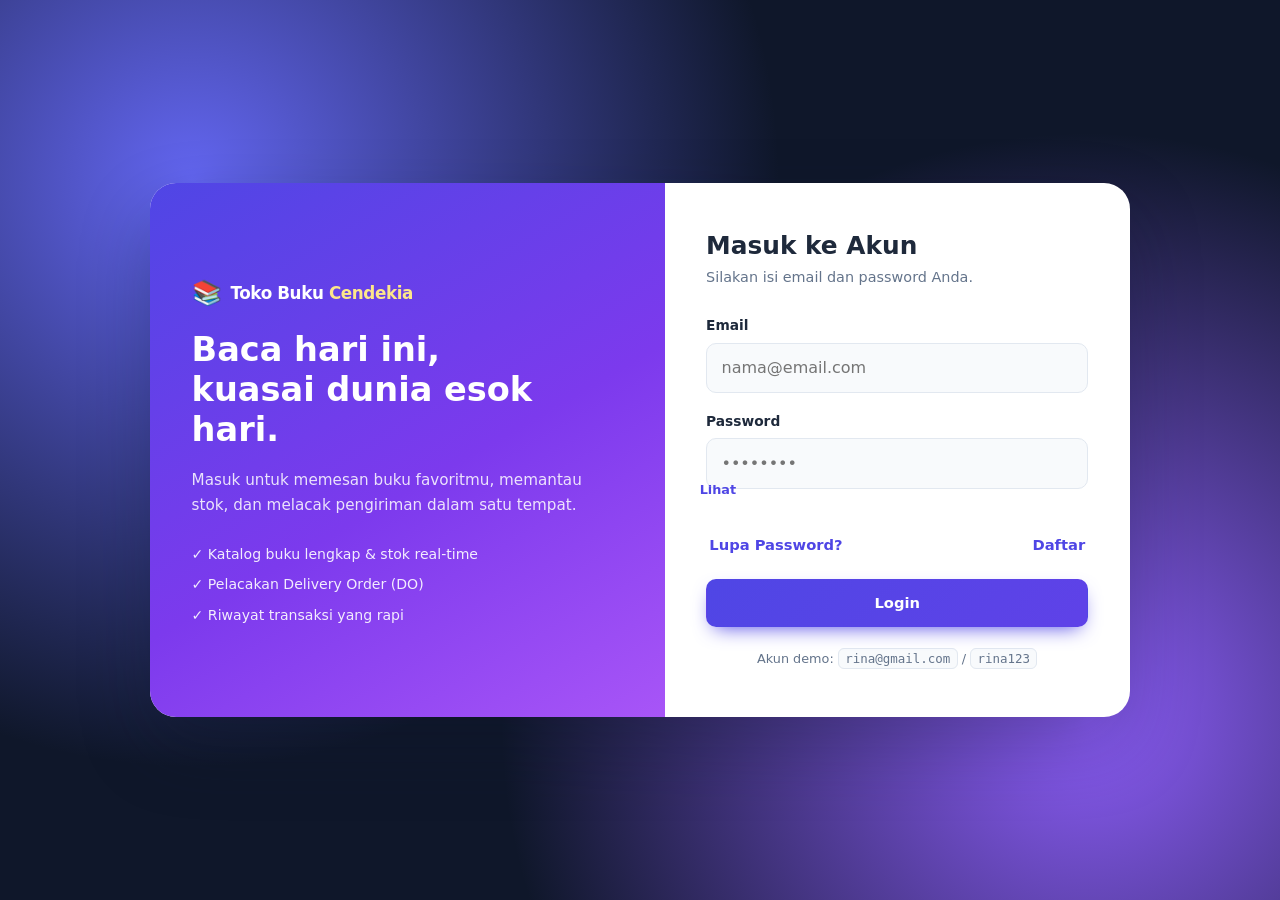
<file: index.html>
<!DOCTYPE html>
<html lang="id" data-tema="light">
<head>
  <meta charset="UTF-8">
  <meta name="viewport" content="width=device-width, initial-scale=1.0">
  <title>Login — Toko Buku Cendekia</title>
  <meta name="description" content="Halaman login aplikasi pemesanan buku Toko Buku Cendekia">
  <link rel="stylesheet" href="css/style.css">
  <script>
    // terapkan tema lebih awal agar tidak "berkedip"
    document.documentElement.dataset.tema = localStorage.getItem("tema") || "light";
  </script>
</head>
<body class="page-login">

  <main class="login-wrap">

    <!-- ===== Bagian kiri: branding ===== -->
    <section class="login-hero" aria-label="Informasi aplikasi">
      <a class="brand" href="index.html">
        <span class="brand__logo" aria-hidden="true">📚</span>
        <span class="brand__name">Toko Buku <span>Cendekia</span></span>
      </a>

      <h1>Baca hari ini,<br>kuasai dunia esok hari.</h1>
      <p>Masuk untuk memesan buku favoritmu, memantau stok, dan melacak pengiriman dalam satu tempat.</p>

      <ul class="login-hero__list">
        <li>✓ Katalog buku lengkap &amp; stok real-time</li>
        <li>✓ Pelacakan Delivery Order (DO)</li>
        <li>✓ Riwayat transaksi yang rapi</li>
      </ul>
    </section>

    <!-- ===== Bagian kanan: form login ===== -->
    <section class="login-card" aria-label="Form login">
      <header>
        <h2>Masuk ke Akun</h2>
        <p>Silakan isi email dan password Anda.</p>
      </header>

      <form id="formLogin" novalidate>
        <div class="field">
          <label for="email">Email</label>
          <input type="email" id="email" name="email" placeholder="nama@email.com" autocomplete="username">
          <small class="field__error" data-error-for="email"></small>
        </div>

        <div class="field">
          <label for="password">Password</label>
          <div class="field__password">
            <input type="password" id="password" name="password" placeholder="••••••••" autocomplete="current-password">
            <button type="button" class="btn btn--link btn-toggle-pass" id="togglePass">Lihat</button>
          </div>
          <small class="field__error" data-error-for="password"></small>
        </div>

        <div class="login-actions">
          <button type="button" class="btn btn--link" data-open-modal="modalLupa">Lupa Password?</button>
          <button type="button" class="btn btn--link" data-open-modal="modalDaftar">Daftar</button>
        </div>

        <button type="submit" class="btn btn--primary btn--block">Login</button>
      </form>

      <p class="login-hint">
        Akun demo: <code>rina@gmail.com</code> / <code>rina123</code>
      </p>
    </section>
  </main>

  <!-- ================= MODAL LUPA PASSWORD ================= -->
  <div class="modal" id="modalLupa" aria-hidden="true">
    <div class="modal__dialog" role="dialog" aria-modal="true" aria-labelledby="judulLupa">
      <header class="modal__head">
        <h3 id="judulLupa">Lupa Password</h3>
        <button type="button" class="modal__close" data-close-modal aria-label="Tutup">×</button>
      </header>
      <div class="modal__body">
        <p class="text-muted" style="margin-bottom:1rem;font-size:.9rem">
          Masukkan email terdaftar. Kami akan mengirimkan tautan untuk mengatur ulang password Anda.
        </p>
        <form id="formLupa" novalidate>
          <div class="field">
            <label for="emailLupa">Email Terdaftar</label>
            <input type="email" id="emailLupa" placeholder="nama@email.com">
            <small class="field__error" data-error-for="emailLupa"></small>
          </div>
          <button type="submit" class="btn btn--primary btn--block">Kirim Tautan Reset</button>
        </form>
      </div>
    </div>
  </div>

  <!-- ================= MODAL DAFTAR ================= -->
  <div class="modal" id="modalDaftar" aria-hidden="true">
    <div class="modal__dialog" role="dialog" aria-modal="true" aria-labelledby="judulDaftar">
      <header class="modal__head">
        <h3 id="judulDaftar">Daftar Akun Baru</h3>
        <button type="button" class="modal__close" data-close-modal aria-label="Tutup">×</button>
      </header>
      <div class="modal__body">
        <form id="formDaftar" novalidate>
          <div class="field">
            <label for="namaDaftar">Nama Lengkap</label>
            <input type="text" id="namaDaftar" placeholder="Nama lengkap Anda">
            <small class="field__error" data-error-for="namaDaftar"></small>
          </div>
          <div class="field">
            <label for="emailDaftar">Email</label>
            <input type="email" id="emailDaftar" placeholder="nama@email.com">
            <small class="field__error" data-error-for="emailDaftar"></small>
          </div>
          <div class="field">
            <label for="passDaftar">Password (min. 6 karakter)</label>
            <input type="password" id="passDaftar" placeholder="••••••••">
            <small class="field__error" data-error-for="passDaftar"></small>
          </div>
          <button type="submit" class="btn btn--primary btn--block">Daftar Sekarang</button>
        </form>
      </div>
    </div>
  </div>

  <script src="js/data.js"></script>
  <script src="js/script.js"></script>
  <script src="js/login.js"></script>
</body>
</html>
</file>
<file: css/style.css>
/* ---------- 1. Variabel Warna & Tema ---------- */
:root {
  --primary: #4f46e5;
  --primary-dark: #4338ca;
  --primary-soft: #eef2ff;
  --accent: #f59e0b;
  --bg: #f4f6fb;
  --surface: #ffffff;
  --surface-2: #f8fafc;
  --text: #1e293b;
  --muted: #64748b;
  --border: #e2e8f0;
  --success: #16a34a;  --success-soft: #dcfce7;
  --warning: #d97706;  --warning-soft: #fef3c7;
  --danger:  #dc2626;  --danger-soft:  #fee2e2;
  --info:    #0284c7;  --info-soft:    #e0f2fe;
  --radius: 16px;
  --radius-sm: 10px;
  --shadow-sm: 0 1px 3px rgba(15,23,42,.08);
  --shadow: 0 12px 32px rgba(15,23,42,.08);
  --shadow-lg: 0 30px 70px rgba(15,23,42,.28);
  --font: "Segoe UI", system-ui, -apple-system, Arial, sans-serif;
  --transition: .22s ease;
}

/* Tema gelap (bonus kreativitas) */
[data-tema="dark"] {
  --bg: #0b1120;
  --surface: #16203a;
  --surface-2: #101a2e;
  --text: #e6edf7;
  --muted: #93a3bb;
  --border: #2a3752;
  --primary-soft: #2a2a6e;
  --success-soft: #14532d;
  --warning-soft: #6b3a08;
  --danger-soft: #6b1c1c;
  --info-soft: #0c3b57;
  --shadow: 0 12px 32px rgba(0,0,0,.45);
}

/* ---------- 2. Reset & Dasar ---------- */
*, *::before, *::after { box-sizing: border-box; }
* { margin: 0; padding: 0; }

html { scroll-behavior: smooth; }

body {
  font-family: var(--font);
  background: var(--bg);
  color: var(--text);
  line-height: 1.6;
  min-height: 100vh;
  -webkit-font-smoothing: antialiased;
  transition: background var(--transition), color var(--transition);
}

body.no-scroll { overflow: hidden; }

img { max-width: 100%; display: block; }

a { color: inherit; text-decoration: none; }

button, input, select, textarea { font: inherit; color: inherit; }

h1, h2, h3, h4 { line-height: 1.25; font-weight: 700; }
h1 { font-size: 1.9rem; }
h2 { font-size: 1.35rem; }
h3 { font-size: 1.1rem; }

.text-muted { color: var(--muted); }
.text-center { text-align: center; }

.container {
  width: min(1180px, 100% - 2.5rem);
  margin-inline: auto;
}

/* ---------- 3. Tombol ---------- */
.btn {
  display: inline-flex;
  align-items: center;
  justify-content: center;
  gap: .5rem;
  border: 1px solid transparent;
  border-radius: var(--radius-sm);
  padding: .7rem 1.15rem;
  font-weight: 600;
  font-size: .92rem;
  cursor: pointer;
  transition: all var(--transition);
  white-space: nowrap;
}
.btn:active { transform: translateY(1px); }
.btn:focus-visible { outline: 3px solid var(--primary); outline-offset: 2px; }

.btn--primary {
  background: var(--primary);
  color: #fff;
  box-shadow: 0 8px 20px -8px var(--primary);
}
.btn--primary:hover { background: var(--primary-dark); }

.btn--outline {
  background: transparent;
  border-color: var(--border);
  color: var(--text);
}
.btn--outline:hover { border-color: var(--primary); color: var(--primary); }

.btn--danger { background: var(--danger-soft); color: var(--danger); }
.btn--danger:hover { background: var(--danger); color: #fff; }

.btn--link {
  background: none;
  border: none;
  color: var(--primary);
  padding: .2rem;
  font-weight: 600;
  cursor: pointer;
}
.btn--link:hover { text-decoration: underline; }

.btn--sm { padding: .42rem .8rem; font-size: .82rem; }
.btn--block { width: 100%; }

.icon-btn {
  width: 40px; height: 40px;
  display: grid; place-items: center;
  border-radius: 50%;
  border: 1px solid var(--border);
  background: var(--surface);
  cursor: pointer;
  font-size: 1.05rem;
  transition: all var(--transition);
}
.icon-btn:hover { border-color: var(--primary); }

/* ---------- 4. Form ---------- */
.field { margin-bottom: 1.05rem; }

.field label {
  display: block;
  font-size: .86rem;
  font-weight: 600;
  margin-bottom: .4rem;
}

.field input,
.field select,
.field textarea {
  width: 100%;
  padding: .72rem .9rem;
  border: 1.5px solid var(--border);
  border-radius: var(--radius-sm);
  background: var(--surface-2);
  transition: border-color var(--transition), box-shadow var(--transition);
}
.field textarea { resize: vertical; min-height: 84px; }

.field input:focus,
.field select:focus,
.field textarea:focus {
  outline: none;
  border-color: var(--primary);
  box-shadow: 0 0 0 4px var(--primary-soft);
}

.field input.is-invalid,
.field select.is-invalid,
.field textarea.is-invalid {
  border-color: var(--danger);
  box-shadow: 0 0 0 4px var(--danger-soft);
}

.field__error {
  display: none;
  color: var(--danger);
  font-size: .78rem;
  margin-top: .3rem;
  font-weight: 600;
}
.field__error.is-show { display: block; }

.field__password { position: relative; }
.field__password input { padding-right: 4.6rem; }
.btn-toggle-pass {
  position: absolute; right: .6rem; top: 50%;
  transform: translateY(-50%);
  font-size: .8rem;
}

.form-grid {
  display: grid;
  grid-template-columns: 1fr 1fr;
  gap: 0 1rem;
}
.form-grid .field--full { grid-column: 1 / -1; }
.field__hint {
  display: block;
  color: var(--muted);
  font-size: .78rem;
  margin-top: .3rem;
}
.cover-preview {
  width: 90px;
  height: 120px;
  object-fit: cover;
  border: 1px solid var(--border);
  border-radius: var(--radius-sm);
  margin-top: .75rem;
}

/* ---------- 5. Kartu ---------- */
.card {
  background: var(--surface);
  border: 1px solid var(--border);
  border-radius: var(--radius);
  box-shadow: var(--shadow-sm);
  overflow: hidden;
}
.card__head {
  display: flex;
  align-items: center;
  justify-content: space-between;
  gap: 1rem;
  padding: 1.1rem 1.35rem;
  border-bottom: 1px solid var(--border);
  background: var(--surface-2);
}
.card__head h2 { font-size: 1.05rem; }
.card__body { padding: 1.35rem; }

/* ---------- 6. Topbar / Navigasi ---------- */
.topbar {
  position: sticky; top: 0; z-index: 50;
  background: color-mix(in srgb, var(--surface) 88%, transparent);
  backdrop-filter: blur(10px);
  border-bottom: 1px solid var(--border);
}
.topbar__inner {
  display: flex;
  align-items: center;
  gap: 1.25rem;
  height: 68px;
}

.brand { display: flex; align-items: center; gap: .55rem; font-weight: 800; }
.brand__logo { font-size: 1.5rem; }
.brand__name { font-size: 1.05rem; letter-spacing: -.4px; }
.brand__name span { color: var(--primary); }

.topnav {
  display: flex;
  gap: .25rem;
  margin-left: auto;
}
.topnav a {
  padding: .5rem .9rem;
  border-radius: 999px;
  font-size: .9rem;
  font-weight: 600;
  color: var(--muted);
  transition: all var(--transition);
}
.topnav a:hover { color: var(--primary); background: var(--primary-soft); }
.topnav a.is-active { color: #fff; background: var(--primary); }

.topbar__actions { display: flex; align-items: center; gap: .6rem; }

.user-chip {
  display: flex; align-items: center; gap: .5rem;
  padding: .3rem .8rem .3rem .3rem;
  border: 1px solid var(--border);
  border-radius: 999px;
  background: var(--surface);
  font-size: .86rem;
  font-weight: 600;
}
.avatar {
  width: 30px; height: 30px;
  display: grid; place-items: center;
  border-radius: 50%;
  background: linear-gradient(135deg, var(--primary), #8b5cf6);
  color: #fff;
  font-size: .82rem;
  font-weight: 700;
}

/* ---------- 7. Halaman Login ---------- */
.page-login {
  background: radial-gradient(circle at 15% 20%, #6366f1 0%, transparent 45%),
              radial-gradient(circle at 85% 80%, #8b5cf6 0%, transparent 45%),
              #0f172a;
  display: grid;
  place-items: center;
  padding: 2rem 1.25rem;
}

.login-wrap {
  display: grid;
  grid-template-columns: 1.05fr .95fr;
  gap: 0;
  width: min(980px, 100%);
  border-radius: 26px;
  overflow: hidden;
  box-shadow: var(--shadow-lg);
  background: var(--surface);
}

.login-hero {
  padding: 3rem 2.6rem;
  background: linear-gradient(150deg, #4f46e5, #7c3aed 55%, #a855f7);
  color: #fff;
  display: flex;
  flex-direction: column;
  justify-content: center;
  gap: 1.1rem;
}
.login-hero .brand { color: #fff; }
.login-hero .brand__name span { color: #fde68a; }
.login-hero h1 { font-size: 2.1rem; line-height: 1.2; }
.login-hero p { color: rgba(255,255,255,.85); font-size: .95rem; }
.login-hero__list { list-style: none; display: grid; gap: .5rem; margin-top: .5rem; }
.login-hero__list li { font-size: .88rem; color: rgba(255,255,255,.9); }

.login-card { padding: 3rem 2.6rem; }
.login-card header { margin-bottom: 1.6rem; }
.login-card header h2 { font-size: 1.55rem; }
.login-card header p { color: var(--muted); font-size: .9rem; margin-top: .25rem; }

.login-actions {
  display: flex;
  justify-content: space-between;
  margin: -.25rem 0 1.2rem;
}
.login-hint {
  margin-top: 1.4rem;
  text-align: center;
  font-size: .8rem;
  color: var(--muted);
}
.login-hint code {
  background: var(--surface-2);
  border: 1px solid var(--border);
  padding: .1rem .4rem;
  border-radius: 6px;
  font-size: .78rem;
}

/* ---------- 8. Modal Box ---------- */
.modal {
  position: fixed; inset: 0; z-index: 200;
  display: grid; place-items: center;
  padding: 1.25rem;
  background: rgba(15, 23, 42, .55);
  backdrop-filter: blur(3px);
  opacity: 0;
  visibility: hidden;
  transition: opacity var(--transition), visibility var(--transition);
}
.modal.is-open { opacity: 1; visibility: visible; }

.modal__dialog {
  width: min(520px, 100%);
  max-height: 90vh;
  overflow-y: auto;
  background: var(--surface);
  border-radius: var(--radius);
  box-shadow: var(--shadow-lg);
  transform: translateY(18px) scale(.97);
  transition: transform var(--transition);
}
.modal.is-open .modal__dialog { transform: translateY(0) scale(1); }
.modal__dialog--sm { width: min(420px, 100%); }

.modal__head {
  display: flex; align-items: center; justify-content: space-between;
  padding: 1.1rem 1.35rem;
  border-bottom: 1px solid var(--border);
}
.modal__close {
  width: 34px; height: 34px;
  display: grid; place-items: center;
  border: none; border-radius: 50%;
  background: var(--surface-2);
  font-size: 1.3rem; line-height: 1;
  cursor: pointer;
  transition: all var(--transition);
}
.modal__close:hover { background: var(--danger-soft); color: var(--danger); }

.modal__body { padding: 1.35rem; }
.modal__body--center { text-align: center; }
.modal__body--center h3 { margin: .9rem 0 .4rem; }
.modal__body--center p { color: var(--muted); font-size: .92rem; margin-bottom: 1.2rem; }

.alert-icon {
  width: 62px; height: 62px;
  margin-inline: auto;
  display: grid; place-items: center;
  border-radius: 50%;
  font-size: 1.8rem;
  font-weight: 800;
}
.alert-icon--error   { background: var(--danger-soft);  color: var(--danger); }
.alert-icon--success { background: var(--success-soft); color: var(--success); }
.alert-icon--info    { background: var(--info-soft);    color: var(--info); }

/* ---------- 9. Toast ---------- */
.toast-container {
  position: fixed; top: 84px; right: 1.25rem; z-index: 300;
  display: grid; gap: .6rem;
  max-width: min(360px, calc(100vw - 2.5rem));
}
.toast {
  display: flex; align-items: flex-start; gap: .6rem;
  padding: .8rem 1rem;
  border-radius: var(--radius-sm);
  background: var(--surface);
  border-left: 4px solid var(--primary);
  box-shadow: var(--shadow);
  font-size: .88rem;
  font-weight: 500;
  animation: toastIn .3s ease;
}
.toast--success { border-left-color: var(--success); }
.toast--error   { border-left-color: var(--danger); }
.toast--info    { border-left-color: var(--info); }
.toast__icon { font-weight: 800; }
.toast--success .toast__icon { color: var(--success); }
.toast--error   .toast__icon { color: var(--danger); }
.toast--info    .toast__icon { color: var(--info); }
.toast--hide { opacity: 0; transform: translateX(30px); transition: all .3s ease; }

@keyframes toastIn {
  from { opacity: 0; transform: translateX(40px); }
  to   { opacity: 1; transform: translateX(0); }
}

/* ---------- 10. Dashboard ---------- */
.page-main { padding: 2rem 0 3.5rem; }

.greeting {
  background: linear-gradient(120deg, var(--primary), #7c3aed);
  color: #fff;
  border-radius: var(--radius);
  padding: 2rem 2.2rem;
  margin-bottom: 1.6rem;
  box-shadow: var(--shadow);
  position: relative;
  overflow: hidden;
}
.greeting::after {
  content: "📚";
  position: absolute; right: 2rem; top: 50%;
  transform: translateY(-50%);
  font-size: 6rem; opacity: .16;
}
.greeting h1 { font-size: 1.75rem; }
.greeting p { color: rgba(255,255,255,.85); margin-top: .35rem; font-size: .92rem; }

.menu-grid {
  display: grid;
  grid-template-columns: repeat(auto-fit, minmax(230px, 1fr));
  gap: 1rem;
  margin-bottom: 1.8rem;
}

.menu-card {
  display: block;
  text-align: left;
  padding: 1.4rem;
  background: var(--surface);
  border: 1px solid var(--border);
  border-radius: var(--radius);
  box-shadow: var(--shadow-sm);
  cursor: pointer;
  transition: all var(--transition);
  color: inherit;
  font: inherit;
}
.menu-card:hover {
  transform: translateY(-4px);
  box-shadow: var(--shadow);
  border-color: var(--primary);
}
.menu-card__icon {
  width: 48px; height: 48px;
  display: grid; place-items: center;
  border-radius: 14px;
  font-size: 1.5rem;
  background: var(--primary-soft);
  margin-bottom: .9rem;
}
.menu-card h3 { font-size: 1rem; margin-bottom: .3rem; }
.menu-card p { font-size: .84rem; color: var(--muted); }

.stats-grid {
  display: grid;
  grid-template-columns: repeat(auto-fit, minmax(180px, 1fr));
  gap: 1rem;
}
.stat-card {
  background: var(--surface);
  border: 1px solid var(--border);
  border-radius: var(--radius);
  padding: 1.15rem 1.3rem;
  box-shadow: var(--shadow-sm);
}
.stat-card span { display: block; font-size: .8rem; color: var(--muted); font-weight: 600; }
.stat-card strong { font-size: 1.6rem; display: block; margin-top: .15rem; }

/* ---------- 11. Page Head (judul halaman) ---------- */
.page-head {
  display: flex;
  align-items: flex-end;
  justify-content: space-between;
  gap: 1rem;
  flex-wrap: wrap;
  margin-bottom: 1.4rem;
}
.page-head h1 { font-size: 1.55rem; }
.page-head p { color: var(--muted); font-size: .9rem; }

/* ---------- 12. Toolbar & Filter ---------- */
.toolbar {
  display: flex;
  gap: .75rem;
  flex-wrap: wrap;
  align-items: center;
  padding: 1rem 1.35rem;
  border-bottom: 1px solid var(--border);
  background: var(--surface-2);
}
.toolbar input[type="search"],
.toolbar select {
  padding: .58rem .85rem;
  border: 1.5px solid var(--border);
  border-radius: var(--radius-sm);
  background: var(--surface);
  font-size: .88rem;
}
.toolbar input[type="search"] { flex: 1 1 220px; }
.toolbar input:focus, .toolbar select:focus {
  outline: none; border-color: var(--primary);
  box-shadow: 0 0 0 4px var(--primary-soft);
}

/* ---------- 13. Tabel ---------- */
.table-wrap { overflow-x: auto; }

table {
  width: 100%;
  border-collapse: collapse;
  font-size: .88rem;
}
thead th {
  text-align: left;
  padding: .8rem 1.1rem;
  background: var(--surface-2);
  color: var(--muted);
  font-size: .76rem;
  text-transform: uppercase;
  letter-spacing: .05em;
  border-bottom: 1px solid var(--border);
  white-space: nowrap;
}
tbody td {
  padding: .85rem 1.1rem;
  border-bottom: 1px solid var(--border);
  vertical-align: middle;
}
tbody tr:last-child td { border-bottom: none; }
tbody tr:hover { background: var(--surface-2); }

.buku-info { display: flex; align-items: center; gap: .8rem; min-width: 220px; }
.buku-info strong { display: block; font-size: .9rem; }
.buku-info small { color: var(--muted); font-size: .78rem; }

/* cover buku dengan fallback otomatis jika gambar tidak ada */
.cover {
  position: relative;
  width: 42px; height: 58px;
  flex: none;
  border-radius: 6px;
  overflow: hidden;
  display: grid;
  place-items: center;
  background: linear-gradient(160deg, var(--c, #4f46e5) 0%, #0f172a 160%);
  color: #fff;
  font-size: .62rem;
  font-weight: 800;
  text-align: center;
  padding: 2px;
  line-height: 1.1;
}
.cover img {
  position: absolute; inset: 0;
  width: 100%; height: 100%;
  object-fit: cover;
}

/* ---------- 14. Badge ---------- */
.badge {
  display: inline-block;
  padding: .22rem .65rem;
  border-radius: 999px;
  font-size: .74rem;
  font-weight: 700;
  white-space: nowrap;
}
.badge--success { background: var(--success-soft); color: var(--success); }
.badge--warning { background: var(--warning-soft); color: var(--warning); }
.badge--danger  { background: var(--danger-soft);  color: var(--danger); }
.badge--info    { background: var(--info-soft);    color: var(--info); }

/* ---------- 15. Checkout ---------- */
.checkout-grid {
  display: grid;
  grid-template-columns: 1.6fr 1fr;
  gap: 1.25rem;
  align-items: start;
}
.checkout-col { display: grid; gap: 1.25rem; }

.qty {
  display: inline-flex;
  align-items: center;
  gap: .1rem;
  border: 1px solid var(--border);
  border-radius: 8px;
  overflow: hidden;
}
.qty button {
  width: 28px; height: 28px;
  border: none; background: var(--surface-2);
  cursor: pointer; font-weight: 700;
  transition: background var(--transition);
}
.qty button:hover { background: var(--primary-soft); color: var(--primary); }
.qty span { min-width: 30px; text-align: center; font-weight: 600; font-size: .86rem; }

.summary { position: sticky; top: 88px; }
.summary__row {
  display: flex; justify-content: space-between;
  font-size: .9rem; padding: .45rem 0;
  color: var(--muted);
}
.summary__row strong { color: var(--text); }
.summary__total {
  display: flex; justify-content: space-between; align-items: center;
  padding-top: .9rem; margin-top: .6rem;
  border-top: 2px dashed var(--border);
  font-size: 1rem; font-weight: 700;
}
.summary__total b { font-size: 1.3rem; color: var(--primary); }
.summary .btn { margin-top: 1.1rem; }

.pay-method {
  display: grid; gap: .6rem;
}
.pay-method label {
  display: flex; align-items: center; gap: .65rem;
  padding: .8rem 1rem;
  border: 1.5px solid var(--border);
  border-radius: var(--radius-sm);
  cursor: pointer;
  transition: all var(--transition);
  font-size: .9rem;
  font-weight: 500;
}
.pay-method label:hover { border-color: var(--primary); }
.pay-method input { accent-color: var(--primary); width: 17px; height: 17px; }
.pay-method label:has(input:checked) {
  border-color: var(--primary);
  background: var(--primary-soft);
}

/* ---------- 16. Tracking ---------- */
.search-card {
  max-width: 640px;
  margin: 0 auto 1.6rem;
  text-align: center;
}
.search-form {
  display: flex; gap: .6rem; flex-wrap: wrap;
  margin-top: 1.1rem;
}
.search-form input {
  flex: 1 1 240px;
  padding: .8rem 1rem;
  border: 1.5px solid var(--border);
  border-radius: var(--radius-sm);
  background: var(--surface-2);
  text-transform: uppercase;
  letter-spacing: .04em;
  font-weight: 600;
}
.search-form input:focus {
  outline: none; border-color: var(--primary);
  box-shadow: 0 0 0 4px var(--primary-soft);
}

.sample-do {
  margin-top: 1rem;
  font-size: .8rem;
  color: var(--muted);
  display: flex; gap: .4rem; flex-wrap: wrap; justify-content: center;
}
.sample-do button {
  border: 1px dashed var(--border);
  background: transparent;
  border-radius: 999px;
  padding: .18rem .6rem;
  font-size: .76rem;
  cursor: pointer;
  color: var(--primary);
  font-weight: 600;
}
.sample-do button:hover { background: var(--primary-soft); }

/* Progress bar */
.progress {
  height: 12px;
  border-radius: 999px;
  background: var(--border);
  overflow: hidden;
}
.progress__bar {
  height: 100%;
  border-radius: 999px;
  background: linear-gradient(90deg, var(--primary), #8b5cf6);
  transition: width .9s cubic-bezier(.22,1,.36,1);
}

/* Stepper */
.stepper {
  list-style: none;
  display: grid;
  grid-template-columns: repeat(auto-fit, minmax(120px, 1fr));
  gap: 1rem;
  margin-top: 1.4rem;
}
.stepper__item {
  text-align: center;
  font-size: .78rem;
  color: var(--muted);
  font-weight: 600;
  position: relative;
}
.stepper__dot {
  width: 34px; height: 34px;
  margin: 0 auto .45rem;
  display: grid; place-items: center;
  border-radius: 50%;
  border: 2px solid var(--border);
  background: var(--surface);
  font-weight: 800;
  font-size: .85rem;
  color: var(--muted);
}
.stepper__item.is-done .stepper__dot {
  background: var(--success);
  border-color: var(--success);
  color: #fff;
}
.stepper__item.is-active .stepper__dot {
  background: var(--primary);
  border-color: var(--primary);
  color: #fff;
  box-shadow: 0 0 0 5px var(--primary-soft);
}
.stepper__item.is-done, .stepper__item.is-active { color: var(--text); }

/* Timeline riwayat */
.timeline { list-style: none; display: grid; gap: 1rem; margin-top: .5rem; }
.timeline li {
  display: grid;
  grid-template-columns: 16px 1fr;
  gap: .8rem;
  font-size: .86rem;
}
.timeline__dot {
  width: 12px; height: 12px;
  border-radius: 50%;
  background: var(--border);
  margin-top: .35rem;
  position: relative;
}
.timeline li.is-done .timeline__dot { background: var(--success); }
.timeline li:not(:last-child) .timeline__dot::after {
  content: "";
  position: absolute;
  top: 14px; left: 50%;
  transform: translateX(-50%);
  width: 2px; height: calc(100% + .8rem);
  background: var(--border);
}
.timeline li.is-done:not(:last-child) .timeline__dot::after { background: var(--success); }
.timeline__time { color: var(--muted); font-size: .76rem; display: block; }

.detail-grid {
  display: grid;
  grid-template-columns: repeat(auto-fit, minmax(190px, 1fr));
  gap: 1.1rem;
  margin-top: 1.4rem;
}
.detail-item span {
  display: block;
  font-size: .74rem;
  text-transform: uppercase;
  letter-spacing: .05em;
  color: var(--muted);
  font-weight: 700;
}
.detail-item strong { font-size: .92rem; }

.result-head {
  display: flex; justify-content: space-between;
  align-items: flex-start; gap: 1rem; flex-wrap: wrap;
  margin-bottom: 1.2rem;
}
.result-head h2 { font-size: 1.2rem; }
.result-head small { color: var(--muted); font-size: .8rem; }

.hidden { display: none !important; }

/* ---------- 17. Responsive ---------- */
@media (max-width: 900px) {
  .login-wrap { grid-template-columns: 1fr; }
  .login-hero { padding: 2.2rem; }
  .login-hero h1 { font-size: 1.6rem; }
  .login-card { padding: 2.2rem; }
  .checkout-grid { grid-template-columns: 1fr; }
  .summary { position: static; }
  .topnav { order: 3; width: 100%; overflow-x: auto; }
  .topbar__inner { height: auto; padding: .7rem 0; flex-wrap: wrap; }
}

@media (max-width: 620px) {
  .form-grid { grid-template-columns: 1fr; }
  .greeting { padding: 1.5rem; }
  .greeting::after { display: none; }
  .topbar__actions .user-chip__name { display: none; }
  h1 { font-size: 1.4rem; }
  .modal__dialog { max-height: 85vh; }
}

/* ---------- Penyempurnaan UI/UX ---------- */
:root { --ease: cubic-bezier(.22,1,.36,1); --spring: cubic-bezier(.34,1.56,.64,1); }

/* Latar lembut + topbar kaca */
body { background:
  radial-gradient(900px 420px at 85% -10%, color-mix(in srgb, var(--primary) 13%, transparent), transparent 70%),
  radial-gradient(700px 380px at -5% 10%, color-mix(in srgb, var(--accent) 10%, transparent), transparent 70%),
  var(--bg); background-attachment: fixed; }
.topbar { background: color-mix(in srgb, var(--surface) 78%, transparent); backdrop-filter: blur(14px);
  position: sticky; top: 0; z-index: 40; transition: box-shadow .3s var(--ease); }
.topbar.is-scrolled { box-shadow: 0 10px 30px -12px rgba(15,23,42,.25); }

/* Navigasi: garis aktif yang meluncur */
.topnav a { position: relative; transition: color .2s; }
.topnav a::after { content:""; position:absolute; left:50%; right:50%; bottom:-6px; height:3px; border-radius:3px;
  background: var(--primary); transition: left .3s var(--ease), right .3s var(--ease); }
.topnav a:hover::after, .topnav a.is-active::after { left: 12%; right: 12%; }

/* Satu momen masuk halaman: konten naik berurutan */
.page-main > *, .login-card, .login-hero > * { animation: masuk .6s var(--ease) both; }
.page-main > :nth-child(2) { animation-delay: .08s } .page-main > :nth-child(3) { animation-delay: .16s }
.page-main > :nth-child(4) { animation-delay: .24s }
.login-hero > :nth-child(2){animation-delay:.1s} .login-hero > :nth-child(3){animation-delay:.2s} .login-hero > :nth-child(4){animation-delay:.3s}
.login-card { animation-delay: .15s }
@keyframes masuk { from { opacity:0; transform: translateY(18px) } to { opacity:1; transform:none } }

/* Logo login melayang */
.login-hero .brand__logo { animation: melayang 4s ease-in-out infinite; display:inline-block; }
@keyframes melayang { 50% { transform: translateY(-6px) rotate(-6deg) } }

/* Tombol: efek tekan + kilau saat hover + ripple */
.btn { position: relative; overflow: hidden; }
.btn--primary { background: linear-gradient(135deg, var(--primary), color-mix(in srgb, var(--primary) 65%, #7c3aed)); }
.btn--primary:hover { transform: translateY(-2px); box-shadow: 0 14px 26px -10px var(--primary); }
.btn--primary::before { content:""; position:absolute; inset:0; background: linear-gradient(110deg, transparent 30%, rgba(255,255,255,.28) 50%, transparent 70%);
  transform: translateX(-120%); transition: transform .6s var(--ease); }
.btn--primary:hover::before { transform: translateX(120%); }
.btn:active { transform: scale(.97); }
.ripple { position:absolute; border-radius:50%; background: rgba(255,255,255,.45); transform: scale(0);
  animation: riak .55s ease-out forwards; pointer-events:none; }
@keyframes riak { to { transform: scale(3.2); opacity:0 } }

/* Input: glow saat fokus, error bergetar */
input, select, textarea { transition: border-color .2s, box-shadow .2s, background .2s; }
input:focus, select:focus, textarea:focus { outline: none; border-color: var(--primary);
  box-shadow: 0 0 0 4px color-mix(in srgb, var(--primary) 18%, transparent); }
.is-invalid { animation: getar .38s; border-color: var(--danger) !important; }
@keyframes getar { 20%,60% { transform: translateX(-6px) } 40%,80% { transform: translateX(6px) } }
.field__error.is-show { animation: masuk .3s var(--ease); }

/* Kartu menu & statistik */
.menu-card, .stat-card, .card { transition: transform .35s var(--ease), box-shadow .35s var(--ease), border-color .25s; }
.menu-card:hover { transform: translateY(-6px); box-shadow: 0 22px 40px -18px color-mix(in srgb, var(--primary) 55%, transparent); border-color: var(--primary); }
.menu-card__icon { transition: transform .4s var(--spring); }
.menu-card:hover .menu-card__icon { transform: scale(1.18) rotate(-8deg); }
.stat-card:hover { transform: translateY(-3px); }
.stat-card strong { font-variant-numeric: tabular-nums; }

/* Tabel: baris masuk bergantian, hover menyorot */
tbody tr { animation: masuk .45s var(--ease) both; transition: background .2s; }
tbody tr:nth-child(2){animation-delay:.04s} tbody tr:nth-child(3){animation-delay:.08s} tbody tr:nth-child(4){animation-delay:.12s}
tbody tr:nth-child(5){animation-delay:.16s} tbody tr:nth-child(n+6){animation-delay:.2s}
tbody tr:hover { background: var(--primary-soft); }
tbody tr.baris-keluar { animation: keluar .35s ease forwards; }
@keyframes keluar { to { opacity:0; transform: translateX(40px); height:0 } }
.cover { transition: transform .3s var(--spring); } tr:hover .cover { transform: scale(1.1) rotate(-4deg); }

/* Badge menipis berdenyut pelan */
.badge--warning { animation: denyut 2s ease-in-out infinite; }
@keyframes denyut { 50% { box-shadow: 0 0 0 5px color-mix(in srgb, var(--warning) 22%, transparent) } }

/* Qty keranjang */
.qty button { transition: transform .15s var(--spring), background .2s; } .qty button:hover { transform: scale(1.2); }
.qty span.pop { animation: pop .3s var(--spring); }
@keyframes pop { 50% { transform: scale(1.5); color: var(--primary) } }
.summary { position: sticky; top: 84px; }
.pay-method label { transition: border-color .2s, background .2s, transform .2s; cursor:pointer; }
.pay-method label:hover { transform: translateX(4px); border-color: var(--primary); }
.pay-method label:has(input:checked) { border-color: var(--primary); background: var(--primary-soft); }

/* Modal: latar blur + dialog memantul */
.modal { transition: opacity .25s ease, visibility .25s; backdrop-filter: blur(0); }
.modal.is-open { backdrop-filter: blur(6px); }
.modal__dialog { transform: translateY(24px) scale(.94); transition: transform .4s var(--spring), opacity .25s; opacity: 0; }
.modal.is-open .modal__dialog { transform: none; opacity: 1; }
.modal__close { transition: transform .3s var(--spring); } .modal__close:hover { transform: rotate(90deg) scale(1.1); }
.alert-icon { animation: pop .5s var(--spring) .1s both; }

/* Toast: geser masuk + bar waktu */
.toast { position: relative; overflow: hidden; animation: toastMasuk .45s var(--spring); }
.toast::after { content:""; position:absolute; left:0; bottom:0; height:3px; width:100%; background: currentColor; opacity:.35;
  transform-origin: left; animation: waktu 3.2s linear forwards; }
@keyframes toastMasuk { from { opacity:0; transform: translateX(60px) scale(.9) } }
@keyframes waktu { to { transform: scaleX(0) } }

/* Tracking: progress berisi garis bergerak, stepper aktif berdenyut */
.progress__bar { transition: width 1.2s var(--ease); position: relative; overflow: hidden;
  background-image: linear-gradient(135deg, rgba(255,255,255,.22) 25%, transparent 25% 50%, rgba(255,255,255,.22) 50% 75%, transparent 75%);
  background-size: 28px 28px; animation: garis 1s linear infinite; }
@keyframes garis { to { background-position: 28px 0 } }
.stepper__item.is-done .stepper__dot { animation: pop .5s var(--spring) both; }
.stepper__item.is-active .stepper__dot { animation: denyutBulat 1.6s ease-in-out infinite; }
@keyframes denyutBulat { 50% { box-shadow: 0 0 0 8px color-mix(in srgb, var(--primary) 22%, transparent) } }
.timeline li { animation: masuk .5s var(--ease) both; }
.timeline li:nth-child(2){animation-delay:.1s} .timeline li:nth-child(3){animation-delay:.2s}
.timeline li:nth-child(4){animation-delay:.3s} .timeline li:nth-child(5){animation-delay:.4s}
.sample-do button { transition: transform .2s var(--spring), background .2s; } .sample-do button:hover { transform: translateY(-2px) scale(1.04); }

/* Tombol kembali ke atas */
.to-top { position: fixed; right: 1.2rem; bottom: 1.2rem; width: 46px; height: 46px; border-radius: 50%; border: 0; cursor: pointer;
  background: var(--primary); color:#fff; font-size: 1.2rem; box-shadow: var(--shadow); opacity:0; transform: translateY(20px) scale(.8);
  pointer-events:none; transition: all .35s var(--spring); z-index: 30; }
.to-top.is-show { opacity:1; transform:none; pointer-events:auto; }

/* Responsif tambahan */
@media (max-width: 760px) { .topnav { overflow-x: auto; } .summary { position: static; } }

/* Hormati preferensi kurangi gerak */
@media (prefers-reduced-motion: reduce) {
  *, *::before, *::after { animation-duration: .01ms !important; animation-iteration-count: 1 !important; transition-duration: .01ms !important; }
}
</file>
